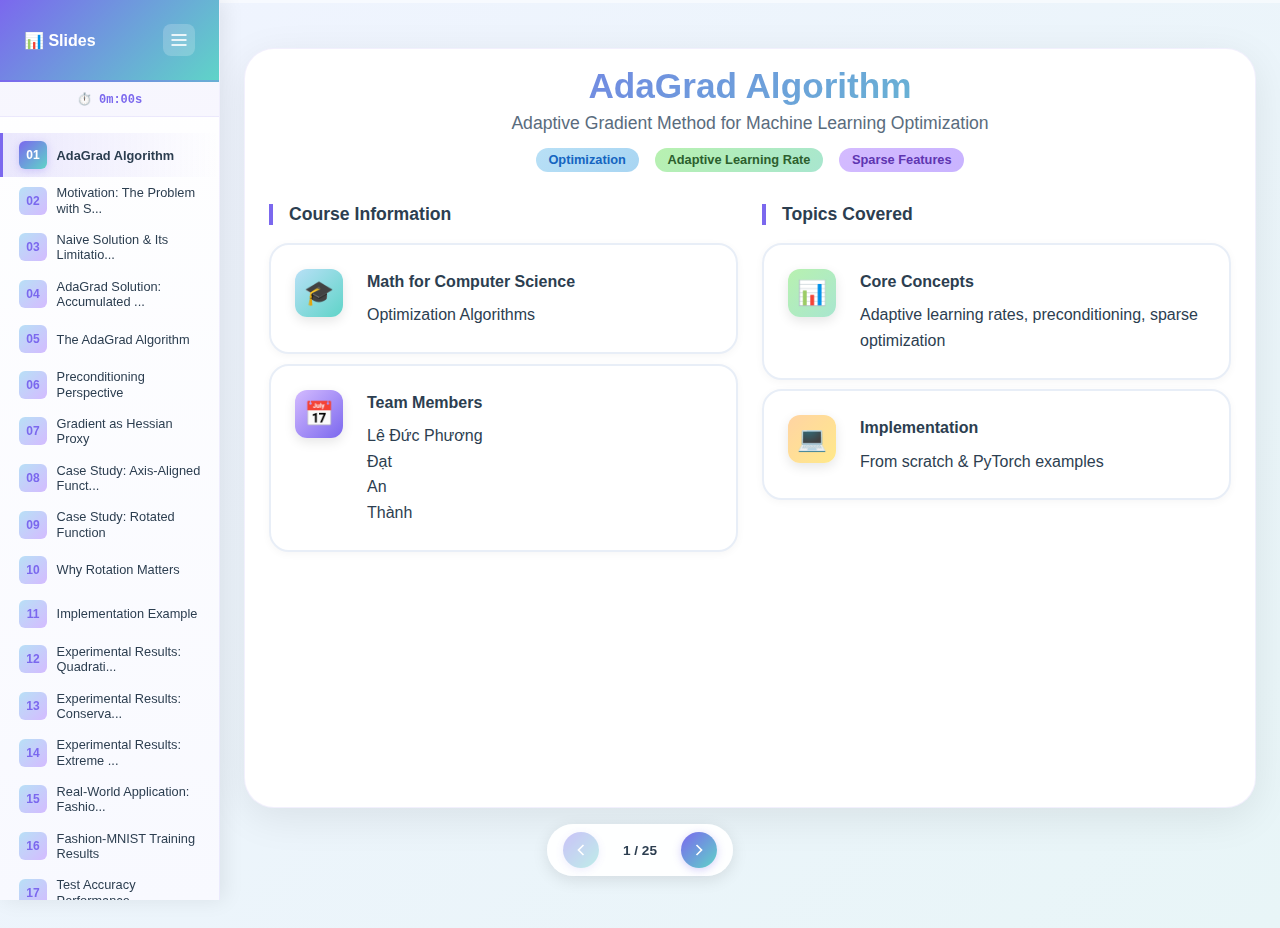
<file: present/index.html>
<!DOCTYPE html>
<html lang="vi">
<head>
    <meta charset="UTF-8">
    <meta name="viewport" content="width=device-width, initial-scale=1.0">
    <title>DFL Presentation - JSON Driven</title>
    <link rel="stylesheet" href="style.css">
</head>
<body>
    <!-- Progress Bar -->
    <div class="progress-bar">
        <div class="progress-fill" id="progressFill"></div>
    </div>

    <!-- Sidebar Navigation -->
    <div class="sidebar" id="sidebar">
        <div class="sidebar-header">
            <h3>📊 Slides</h3>
            <button class="sidebar-toggle" id="sidebarToggle" onclick="toggleSidebar()">
                <svg width="20" height="20" viewBox="0 0 24 24" fill="none" stroke="currentColor" stroke-width="2">
                    <line x1="3" y1="12" x2="21" y2="12"></line>
                    <line x1="3" y1="6" x2="21" y2="6"></line>
                    <line x1="3" y1="18" x2="21" y2="18"></line>
                </svg>
            </button>
        </div>
        <div class="elapsed-time" id="elapsedTime">
            ⏱️ <span id="timeDisplay">0:00</span>
        </div>
        <nav class="sidebar-nav">
            <!-- Navigation will be rendered by JavaScript -->
        </nav>
    </div>

    <!-- Mobile Menu Toggle -->
    <button class="mobile-menu-toggle" id="mobileMenuToggle" onclick="toggleSidebar()">
        <svg width="24" height="24" viewBox="0 0 24 24" fill="none" stroke="currentColor" stroke-width="2">
            <line x1="3" y1="12" x2="21" y2="12"></line>
            <line x1="3" y1="6" x2="21" y2="6"></line>
            <line x1="3" y1="18" x2="21" y2="18"></line>
        </svg>
    </button>

    <!-- Main Content -->
    <div class="main-content">
        <div class="slide-container" id="slidesContainer">
            <!-- Slides will be rendered by JavaScript -->
        </div>

        <!-- Navigation Controls -->
        <div class="nav-controls">
            <button class="nav-btn" id="prevBtn" onclick="previousSlide()" aria-label="Previous Slide">
                <svg width="20" height="20" viewBox="0 0 24 24" fill="none" stroke="currentColor" stroke-width="2">
                    <polyline points="15 18 9 12 15 6"></polyline>
                </svg>
            </button>
            <span class="slide-counter" id="slideCounter">1 / 13</span>
            <button class="nav-btn" id="nextBtn" onclick="nextSlide()" aria-label="Next Slide">
                <svg width="20" height="20" viewBox="0 0 24 24" fill="none" stroke="currentColor" stroke-width="2">
                    <polyline points="9 18 15 12 9 6"></polyline>
                </svg>
            </button>
        </div>
    </div>

    <!-- Load the slides data first, then the renderer -->
    <script src="slides-data.js"></script>
    <script src="slides-renderer.js"></script>
</body>
</html>
</file>
<file: present/style.css>
* {
    margin: 0;
    padding: 0;
    box-sizing: border-box;
}

:root {
    /* Light and bright color palette */
    --color-bg: #FFFFFF;
    --color-primary: #7B68EE;
    --color-secondary: #5FD4C8;
    --color-success: #A8E6CF;
    --color-warning: #FFE98A;
    --color-error: #FF9999;
    --color-blue: #B8E0F6;
    --color-purple: #D4BBFF;
    --color-orange: #FFD4A3;
    --color-green: #B8F1B0;
    --color-red: #FFD4D8;
    --color-yellow: #FFFACD;
    
    /* Text colors */
    --color-text-dark: #2C3E50;
    --color-text-light: #5A6C7D;
    --color-text-white: #FFFFFF;
    
    /* Card colors */
    --color-card-bg: #FFFFFF;
    --color-card-shadow: rgba(0, 0, 0, 0.06);
    --color-card-hover: rgba(123, 104, 238, 0.03);
    
    /* Spacing */
    --spacing-xs: 0.5rem;
    --spacing-sm: 1rem;
    --spacing-md: 1.5rem;
    --spacing-lg: 2rem;
    --spacing-xl: 3rem;
    
    /* Border radius */
    --radius-sm: 8px;
    --radius-md: 12px;
    --radius-lg: 20px;
    --radius-xl: 30px;
    --radius-full: 9999px;
    
    /* Transitions */
    --transition: all 0.3s ease;
}

body {
    font-family: -apple-system, BlinkMacSystemFont, 'Segoe UI', Roboto, 'Helvetica Neue', Arial, sans-serif;
    background: linear-gradient(135deg, #F0F4FF 0%, #E8F5F7 100%);
    min-height: 100vh;
    color: var(--color-text-dark);
    overflow-x: hidden;
    display: flex;
}

/* Sidebar Styles */
.sidebar {
    position: fixed;
    left: 0;
    top: 0;
    height: 100vh;
    width: 220px;
    background: linear-gradient(180deg, #FFFFFF 0%, #F8F9FF 100%);
    box-shadow: 4px 0 20px rgba(0, 0, 0, 0.08);
    z-index: 1000;
    overflow-y: auto;
    transition: transform 0.3s ease;
    border-right: 1px solid rgba(123, 104, 238, 0.1);
}

.sidebar.collapsed {
    transform: translateX(-100%);
}

.sidebar-header {
    padding: var(--spacing-md);
    display: flex;
    justify-content: space-between;
    align-items: center;
    border-bottom: 2px solid rgba(123, 104, 238, 0.1);
    background: linear-gradient(135deg, var(--color-primary), var(--color-secondary));
}

.sidebar-header h3 {
    font-size: 1rem;
    font-weight: 700;
    color: var(--color-text-white);
    margin: 0;
}

/* Elapsed Time Clock */
.elapsed-time {
    padding: 0.6rem var(--spacing-sm);
    background: rgba(123, 104, 238, 0.05);
    border-bottom: 1px solid rgba(123, 104, 238, 0.1);
    font-size: 0.75rem;
    color: var(--color-text-light);
    text-align: center;
    font-weight: 600;
    font-family: 'Courier New', monospace;
}

.elapsed-time span {
    color: var(--color-primary);
}

.sidebar-toggle {
    background: rgba(255, 255, 255, 0.2);
    border: none;
    width: 32px;
    height: 32px;
    border-radius: 8px;
    color: var(--color-text-white);
    cursor: pointer;
    display: flex;
    align-items: center;
    justify-content: center;
    transition: var(--transition);
}

.sidebar-toggle:hover {
    background: rgba(255, 255, 255, 0.3);
    transform: scale(1.05);
}

.sidebar-nav {
    padding: var(--spacing-sm) 0;
}

.sidebar-item {
    display: flex;
    align-items: center;
    gap: 0.6rem;
    padding: 0.5rem var(--spacing-sm);
    text-decoration: none;
    color: var(--color-text-dark);
    transition: var(--transition);
    border-left: 3px solid transparent;
    cursor: pointer;
}

.sidebar-item:hover {
    background: rgba(123, 104, 238, 0.08);
    border-left-color: var(--color-primary);
}

.sidebar-item.active {
    background: linear-gradient(90deg, rgba(123, 104, 238, 0.15), transparent);
    border-left-color: var(--color-primary);
    font-weight: 600;
}

.slide-number {
    display: flex;
    align-items: center;
    justify-content: center;
    width: 28px;
    height: 28px;
    background: linear-gradient(135deg, var(--color-blue), var(--color-purple));
    color: var(--color-primary);
    border-radius: 6px;
    font-weight: 700;
    font-size: 0.75rem;
    flex-shrink: 0;
}

.sidebar-item.active .slide-number {
    background: linear-gradient(135deg, var(--color-primary), var(--color-secondary));
    color: var(--color-text-white);
    box-shadow: 0 2px 8px rgba(123, 104, 238, 0.3);
}

.slide-title {
    font-size: 0.8rem;
    line-height: 1.2;
}

/* Mobile Menu Toggle */
.mobile-menu-toggle {
    position: fixed;
    top: var(--spacing-md);
    left: var(--spacing-md);
    z-index: 999;
    background: linear-gradient(135deg, var(--color-primary), var(--color-secondary));
    border: none;
    width: 44px;
    height: 44px;
    border-radius: 12px;
    color: var(--color-text-white);
    cursor: pointer;
    display: none;
    align-items: center;
    justify-content: center;
    box-shadow: 0 4px 16px rgba(123, 104, 238, 0.3);
    transition: var(--transition);
}

.mobile-menu-toggle:hover {
    transform: scale(1.05);
}

/* Show mobile menu toggle when sidebar is collapsed on desktop */
.sidebar.collapsed ~ .mobile-menu-toggle {
    display: flex;
}

/* Main Content with Sidebar */
.main-content {
    flex: 1;
    margin-left: 220px;
    transition: margin-left 0.3s ease;
    width: calc(100% - 220px);
}

.sidebar.collapsed ~ .main-content {
    margin-left: 0;
    width: 100%;
}

/* Navigation Controls */
.nav-controls {
    position: fixed;
    bottom: var(--spacing-md);
    left: 50%;
    transform: translateX(-50%);
    display: flex;
    align-items: center;
    gap: var(--spacing-sm);
    background: rgba(255, 255, 255, 0.95);
    padding: 8px 16px;
    border-radius: var(--radius-full);
    box-shadow: 0 4px 16px rgba(0, 0, 0, 0.1);
    z-index: 1000;
    backdrop-filter: blur(10px);
}

.nav-btn {
    background: linear-gradient(135deg, var(--color-primary), var(--color-secondary));
    border: none;
    width: 36px;
    height: 36px;
    border-radius: 50%;
    color: var(--color-text-white);
    cursor: pointer;
    display: flex;
    align-items: center;
    justify-content: center;
    transition: var(--transition);
    box-shadow: 0 2px 8px rgba(123, 104, 238, 0.3);
}

.nav-btn:hover {
    transform: scale(1.1);
    box-shadow: 0 4px 12px rgba(123, 104, 238, 0.5);
}

.nav-btn:disabled {
    opacity: 0.4;
    cursor: not-allowed;
    transform: scale(1);
}

.slide-counter {
    font-size: 0.85rem;
    font-weight: 600;
    color: var(--color-text-dark);
    min-width: 50px;
    text-align: center;
}

/* Progress Bar */
.progress-bar {
    position: fixed;
    top: 0;
    left: 0;
    width: 100%;
    height: 3px;
    background: rgba(255, 255, 255, 0.5);
    z-index: 1000;
}

.progress-fill {
    height: 100%;
    background: linear-gradient(90deg, var(--color-secondary), var(--color-primary));
    transition: width 0.3s ease;
    width: 10%;
    box-shadow: 0 0 10px rgba(123, 104, 238, 0.5);
}

/* Slide Container */
.slide-container {
    width: 100%;
    min-height: 100vh;
    position: relative;
    padding: var(--spacing-xl) var(--spacing-md);
    padding-bottom: 120px;
}

.slide {
    display: none;
    animation: fadeIn 0.5s ease;
}

.slide.active {
    display: block;
}

@keyframes fadeIn {
    from {
        opacity: 0;
        transform: translateY(20px);
    }
    to {
        opacity: 1;
        transform: translateY(0);
    }
}

.slide-content {
    max-width: 1200px;
    margin: 0 auto;
    background: #FFFFFF;
    border-radius: var(--radius-xl);
    padding: var(--spacing-sm) var(--spacing-md);
    box-shadow: 0 10px 40px rgba(0, 0, 0, 0.08);
    border: 1px solid rgba(123, 104, 238, 0.1);
    max-height: calc(100vh - 140px);
    height: calc(100vh - 140px);
    overflow-y: auto;
    overflow-x: hidden;
    display: flex;
    flex-direction: column;
}

/* Custom scrollbar for slide-content */
.slide-content::-webkit-scrollbar {
    width: 6px;
}

.slide-content::-webkit-scrollbar-track {
    background: rgba(0, 0, 0, 0.05);
    border-radius: 10px;
}

.slide-content::-webkit-scrollbar-thumb {
    background: linear-gradient(135deg, var(--color-primary), var(--color-secondary));
    border-radius: 10px;
}

.slide-content::-webkit-scrollbar-thumb:hover {
    background: var(--color-primary);
}

/* Typography */
.main-title {
    font-size: 2.2rem;
    font-weight: 800;
    background: linear-gradient(135deg, var(--color-primary), var(--color-secondary));
    -webkit-background-clip: text;
    -webkit-text-fill-color: transparent;
    background-clip: text;
    margin-bottom: 0.3rem;
    text-align: center;
    line-height: 1.2;
}

.sub-title {
    font-size: 1.1rem;
    color: var(--color-text-light);
    text-align: center;
    margin-bottom: 0.3rem;
    font-weight: 500;
    line-height: 1.3;
}

.sub-title-detail {
    font-size: 0.95rem;
    color: var(--color-text-light);
    text-align: center;
    margin-bottom: var(--spacing-sm);
}

/* Badges */
.badges-row {
    display: flex;
    justify-content: center;
    gap: var(--spacing-sm);
    margin: 0.5rem 0;
    flex-wrap: wrap;
}

.badge {
    padding: 0.3rem 0.8rem;
    border-radius: var(--radius-full);
    font-size: 0.8rem;
    font-weight: 600;
    display: inline-block;
    transition: var(--transition);
}

.badge:hover {
    transform: translateY(-2px);
}

.badge-green {
    background: linear-gradient(135deg, #B8F1B0, #A8E6CF);
    color: #2C5F2D;
    font-weight: 700;
}

.badge-yellow {
    background: linear-gradient(135deg, #FFFACD, #FFE98A);
    color: #8B7500;
    font-weight: 700;
}

.badge-red {
    background: linear-gradient(135deg, #FFD4D8, #FF9999);
    color: #B71C1C;
    font-weight: 700;
}

.badge-blue {
    background: linear-gradient(135deg, #B8E0F6, #A8D5F2);
    color: #1565C0;
    font-weight: 700;
}

.badge-purple {
    background: linear-gradient(135deg, #D4BBFF, #C8B3FF);
    color: #5E35B1;
    font-weight: 700;
}

.badge-orange {
    background: linear-gradient(135deg, #FFD4A3, #FFC88C);
    color: #E65100;
    font-weight: 700;
}

/* Single Column Layout */
.single-column-layout {
    display: flex;
    flex-direction: column;
    gap: var(--spacing-sm);
    margin-top: var(--spacing-sm);
    max-width: 950px;
    margin-left: auto;
    margin-right: auto;
}

.single-column-layout .info-card {
    padding: var(--spacing-sm) var(--spacing-md);
    margin-bottom: 0;
}

.single-column-layout .card-text {
    line-height: 1.5;
}

.single-column-layout .card-text p {
    margin: 0.3rem 0;
}

/* Two Column Layout */
.two-column-layout {
    display: grid;
    grid-template-columns: 1fr 1fr;
    gap: var(--spacing-md);
    margin-top: var(--spacing-md);
}

@media (max-width: 768px) {
    .sidebar {
        transform: translateX(-100%);
        width: 260px;
    }
    
    .sidebar.open {
        transform: translateX(0);
    }
    
    .mobile-menu-toggle {
        display: flex;
    }
    
    .main-content {
        margin-left: 0;
        width: 100%;
    }
    
    .slide-container {
        padding: var(--spacing-md) var(--spacing-sm);
        padding-bottom: 100px;
    }
    
    .slide-content {
        padding: var(--spacing-sm) var(--spacing-md);
        max-height: calc(100vh - 120px);
    }
    
    .main-title {
        font-size: 1.8rem;
    }
    
    .sub-title {
        font-size: 1rem;
    }
    
    .two-column-layout {
        grid-template-columns: 1fr;
        gap: var(--spacing-sm);
    }
}

.left-column,
.right-column {
    display: flex;
    flex-direction: column;
    gap: 0.6rem;
}

/* Card Section */
.card-section {
    display: flex;
    flex-direction: column;
    gap: 0.6rem;
}

.card-title {
    font-size: 1.1rem;
    font-weight: 700;
    color: var(--color-text-dark);
    margin-bottom: 0.5rem;
    padding-left: var(--spacing-sm);
    border-left: 4px solid var(--color-primary);
}

/* Info Cards */
.info-card {
    background: #FFFFFF;
    border: 2px solid #E8EEF7;
    border-radius: var(--radius-lg);
    padding: var(--spacing-md);
    display: flex;
    align-items: flex-start;
    gap: var(--spacing-md);
    transition: var(--transition);
    box-shadow: 0 2px 8px rgba(0, 0, 0, 0.04);
    position: relative;
    z-index: 1;
}

.info-card:hover {
    transform: translateY(-4px);
    box-shadow: 0 8px 24px rgba(123, 104, 238, 0.15);
    border-color: var(--color-primary);
    background: #FAFBFF;
    z-index: 999998;
}

.card-dialog {
    display: none;
    position: fixed;
    top: 50%;
    left: 50%;
    transform: translate(-50%, -50%);
    z-index: 999999;
    max-width: 50vw;
    max-height: 50vh;
    object-fit: contain;
    border-radius: 8px;
    box-shadow: 0 10px 40px rgba(0, 0, 0, 0.5);
    pointer-events: auto;
}

.card-dialog::before {
    content: '';
    position: fixed;
    top: 0;
    left: 0;
    width: 100vw;
    height: 100vh;
    background: rgba(0, 0, 0, 0.8);
    z-index: -1;
}

.info-card:hover .card-dialog {
    display: block;
}

.highlight-card {
    border: 2px solid var(--color-primary);
    background: linear-gradient(135deg, #FAFBFF, #F5F7FF);
}

.success-bg {
    background: linear-gradient(135deg, #F0FFF4, #E6FFE6);
    border-color: var(--color-success);
}

.error-bg {
    background: linear-gradient(135deg, #FFF5F5, #FFE6E6);
    border-color: var(--color-error);
}

.warning-bg {
    background: linear-gradient(135deg, #FFFEF0, #FFFACD);
    border-color: var(--color-warning);
}

/* Icon Badge */
.icon-badge {
    width: 48px;
    height: 48px;
    border-radius: var(--radius-md);
    display: flex;
    align-items: center;
    justify-content: center;
    font-size: 1.5rem;
    flex-shrink: 0;
    box-shadow: 0 4px 12px rgba(0, 0, 0, 0.1);
}

.icon-green {
    background: linear-gradient(135deg, var(--color-green), var(--color-success));
}

.icon-blue {
    background: linear-gradient(135deg, var(--color-blue), var(--color-secondary));
}

.icon-purple {
    background: linear-gradient(135deg, var(--color-purple), var(--color-primary));
}

.icon-orange {
    background: linear-gradient(135deg, var(--color-orange), var(--color-warning));
}

.icon-red {
    background: linear-gradient(135deg, var(--color-red), var(--color-error));
}

.icon-yellow {
    background: linear-gradient(135deg, var(--color-yellow), var(--color-warning));
}

/* Card Text */
.card-text {
    flex: 1;
}

.card-text p {
    margin-bottom: var(--spacing-xs);
    line-height: 1.6;
    color: var(--color-text-dark);
}

.card-text p:last-child {
    margin-bottom: 0;
}

.card-text strong {
    font-weight: 700;
    color: var(--color-text-dark);
    display: block;
    margin-bottom: var(--spacing-xs);
}

/* Metric Values */
.metric-value {
    font-size: 1.3rem;
    font-weight: 800;
    color: var(--color-primary);
}

.metric-value.success {
    color: #28a745;
}

.metric-value.error {
    color: #dc3545;
}

.metric-value.warning {
    color: #ffc107;
}

/* Action Buttons */
.action-buttons {
    display: flex;
    justify-content: center;
    gap: var(--spacing-md);
    margin-top: var(--spacing-xl);
    flex-wrap: wrap;
}

.action-btn {
    padding: var(--spacing-md) var(--spacing-xl);
    border: none;
    border-radius: var(--radius-full);
    font-size: 1.1rem;
    font-weight: 600;
    cursor: pointer;
    transition: var(--transition);
    box-shadow: 0 4px 12px var(--color-card-shadow);
    display: inline-flex;
    align-items: center;
    gap: var(--spacing-xs);
}

.action-btn-primary {
    background: linear-gradient(135deg, var(--color-primary), var(--color-secondary));
    color: var(--color-text-white);
}

.action-btn-primary:hover {
    transform: translateY(-4px);
    box-shadow: 0 8px 24px rgba(108, 99, 255, 0.4);
}

.action-btn-secondary {
    background: var(--color-card-bg);
    color: var(--color-primary);
    border: 2px solid var(--color-primary);
}

.action-btn-secondary:hover {
    background: var(--color-primary);
    color: var(--color-text-white);
    transform: translateY(-4px);
}

/* Responsive Design */
@media (max-width: 768px) {
    .main-title {
        font-size: 2rem;
    }
    
    .sub-title {
        font-size: 1.2rem;
    }
    
    .sub-title-detail {
        font-size: 1rem;
    }
    
    .slide-content {
        padding: var(--spacing-lg);
    }
    
    .nav-controls {
        padding: 6px 12px;
    }
    
    .nav-btn {
        width: 32px;
        height: 32px;
    }
    
    .nav-btn svg {
        width: 18px;
        height: 18px;
    }
    
    .badges-row {
        gap: var(--spacing-xs);
    }
    
    .badge {
        font-size: 0.75rem;
        padding: 6px 12px;
    }
    
    .action-btn {
        padding: var(--spacing-sm) var(--spacing-lg);
        font-size: 0.95rem;
    }
    
    .card-title {
        font-size: 1.1rem;
    }
    
    .icon-badge {
        width: 40px;
        height: 40px;
        font-size: 1.2rem;
    }
    
    .chart-container {
        padding: var(--spacing-sm);
    }
    
    .chart-container img {
        max-height: calc(100vh - 240px);
    }
    
    .main-title {
        font-size: 1.8rem;
        margin-bottom: 0.2rem;
    }
    
    .sub-title {
        font-size: 1rem;
        margin-bottom: 0.2rem;
    }
    
    .data-table {
        font-size: 0.85rem;
    }
    
    .data-table th,
    .data-table td {
        padding: 8px;
    }
    
    .stat-value {
        font-size: 2rem;
    }
}

@media (max-width: 480px) {
    .slide-container {
        padding: var(--spacing-sm) 0.5rem;
        padding-bottom: 90px;
    }
    
    .slide-content {
        padding: 0.8rem;
        border-radius: var(--radius-md);
        max-height: calc(100vh - 100px);
    }
    
    .main-title {
        font-size: 1.5rem;
        margin-bottom: 0.2rem;
    }
    
    .sub-title {
        font-size: 0.9rem;
        margin-bottom: 0.2rem;
    }
    
    .badges-row {
        margin: 0.3rem 0;
    }
    
    .badge {
        padding: 0.25rem 0.6rem;
        font-size: 0.7rem;
    }
    
    .chart-container img {
        max-height: calc(100vh - 200px);
    }
    
    .info-card {
        padding: 0.5rem;
        gap: 0.5rem;
    }
    
    .card-text p {
        font-size: 0.8rem;
    }
    
    .icon-badge {
        width: 30px;
        height: 30px;
        font-size: 1rem;
    }
    
    .card-title {
        font-size: 1rem;
    }
    
    .nav-controls {
        bottom: 0.8rem;
        padding: 6px 12px;
    }
    
    .nav-btn {
        width: 32px;
        height: 32px;
    }
    
    .slide-counter {
        font-size: 0.75rem;
        min-width: 45px;
    }
    
    .stats-grid {
        grid-template-columns: 1fr;
        gap: 0.8rem;
    }
    
    .full-width-chart {
        margin: 0.8rem 0;
    }
    
    .chart-container {
        padding: 0.5rem;
    }
    
    .chart-container img {
        max-height: calc(100vh - 200px);
    }
    
    .data-table {
        font-size: 0.7rem;
    }
    
    .data-table th,
    .data-table td {
        padding: 0.4rem;
    }
}

/* Print Styles */
@media print {
    body {
        background: white;
    }
    
    .nav-controls,
    .progress-bar,
    .action-buttons {
        display: none;
    }
    
    .slide {
        display: block !important;
        page-break-after: always;
    }
}

/* Animations */
@keyframes pulse {
    0%, 100% {
        transform: scale(1);
    }
    50% {
        transform: scale(1.05);
    }
}

.action-btn-primary:active {
    animation: pulse 0.3s ease;
}

/* Loading State */
.loading {
    opacity: 0.6;
    pointer-events: none;
}

/* Accessibility */
@media (prefers-reduced-motion: reduce) {
    * {
        animation-duration: 0.01ms !important;
        animation-iteration-count: 1 !important;
        transition-duration: 0.01ms !important;
    }
}

/* Focus styles for accessibility */
button:focus-visible,
a:focus-visible {
    outline: 3px solid var(--color-primary);
    outline-offset: 2px;
}

/* Chart and Image Styles */
.chart-container {
    background: var(--color-card-bg);
    border-radius: var(--radius-lg);
    padding: 0.5rem var(--spacing-sm);
    box-shadow: 0 4px 16px var(--color-card-shadow);
    margin: 0;
    width: 100%;
    display: flex;
    flex-direction: column;
    align-items: center;
    justify-content: center;
    flex: 1;
    min-height: 0;
}

.chart-container img {
    width: 100%;
    max-width: 100%;
    max-height: calc(100vh - 320px);
    height: auto;
    border-radius: var(--radius-md);
    display: block;
    object-fit: contain;
    margin: 0 auto;
}

.chart-title {
    font-size: 1.1rem;
    font-weight: 700;
    color: var(--color-text-dark);
    margin-bottom: var(--spacing-sm);
    text-align: center;
}

.chart-description {
    font-size: 0.9rem;
    color: var(--color-text-light);
    text-align: center;
    margin-top: var(--spacing-xs);
    font-style: italic;
}

.full-width-chart {
    width: 100%;
    margin: 0.5rem 0;
    max-width: 100%;
    overflow: hidden;
    display: flex;
    flex-direction: column;
    align-items: center;
    flex: 1;
    min-height: 0;
}

.chart-grid {
    display: grid;
    grid-template-columns: repeat(auto-fit, minmax(300px, 1fr));
    gap: var(--spacing-md);
    margin: var(--spacing-md) 0;
}

/* Data Table Styles */
.data-table {
    width: 100%;
    border-collapse: collapse;
    background: var(--color-card-bg);
    border-radius: var(--radius-md);
    overflow: hidden;
    box-shadow: 0 4px 12px var(--color-card-shadow);
    margin: var(--spacing-md) 0;
}

.data-table th {
    background: linear-gradient(135deg, var(--color-primary), var(--color-secondary));
    color: var(--color-text-white);
    padding: var(--spacing-sm) var(--spacing-md);
    text-align: left;
    font-weight: 600;
}

.data-table td {
    padding: var(--spacing-sm) var(--spacing-md);
    border-bottom: 1px solid #f0f0f0;
}

.data-table tr:last-child td {
    border-bottom: none;
}

.data-table tr:hover {
    background: var(--color-card-hover);
}

/* Stat Cards */
.stat-card {
    background: linear-gradient(135deg, var(--color-card-bg), #F8F9FF);
    border: 2px solid var(--color-primary);
    border-radius: var(--radius-lg);
    padding: var(--spacing-lg);
    text-align: center;
    box-shadow: 0 4px 16px var(--color-card-shadow);
}

.stat-value {
    font-size: 2.5rem;
    font-weight: 800;
    background: linear-gradient(135deg, var(--color-primary), var(--color-secondary));
    -webkit-background-clip: text;
    -webkit-text-fill-color: transparent;
    background-clip: text;
    margin: var(--spacing-sm) 0;
}

.stat-label {
    font-size: 1rem;
    color: var(--color-text-light);
    font-weight: 600;
}

.stats-grid {
    display: grid;
    grid-template-columns: repeat(auto-fit, minmax(200px, 1fr));
    gap: var(--spacing-md);
    margin: var(--spacing-lg) 0;
}
</file>
